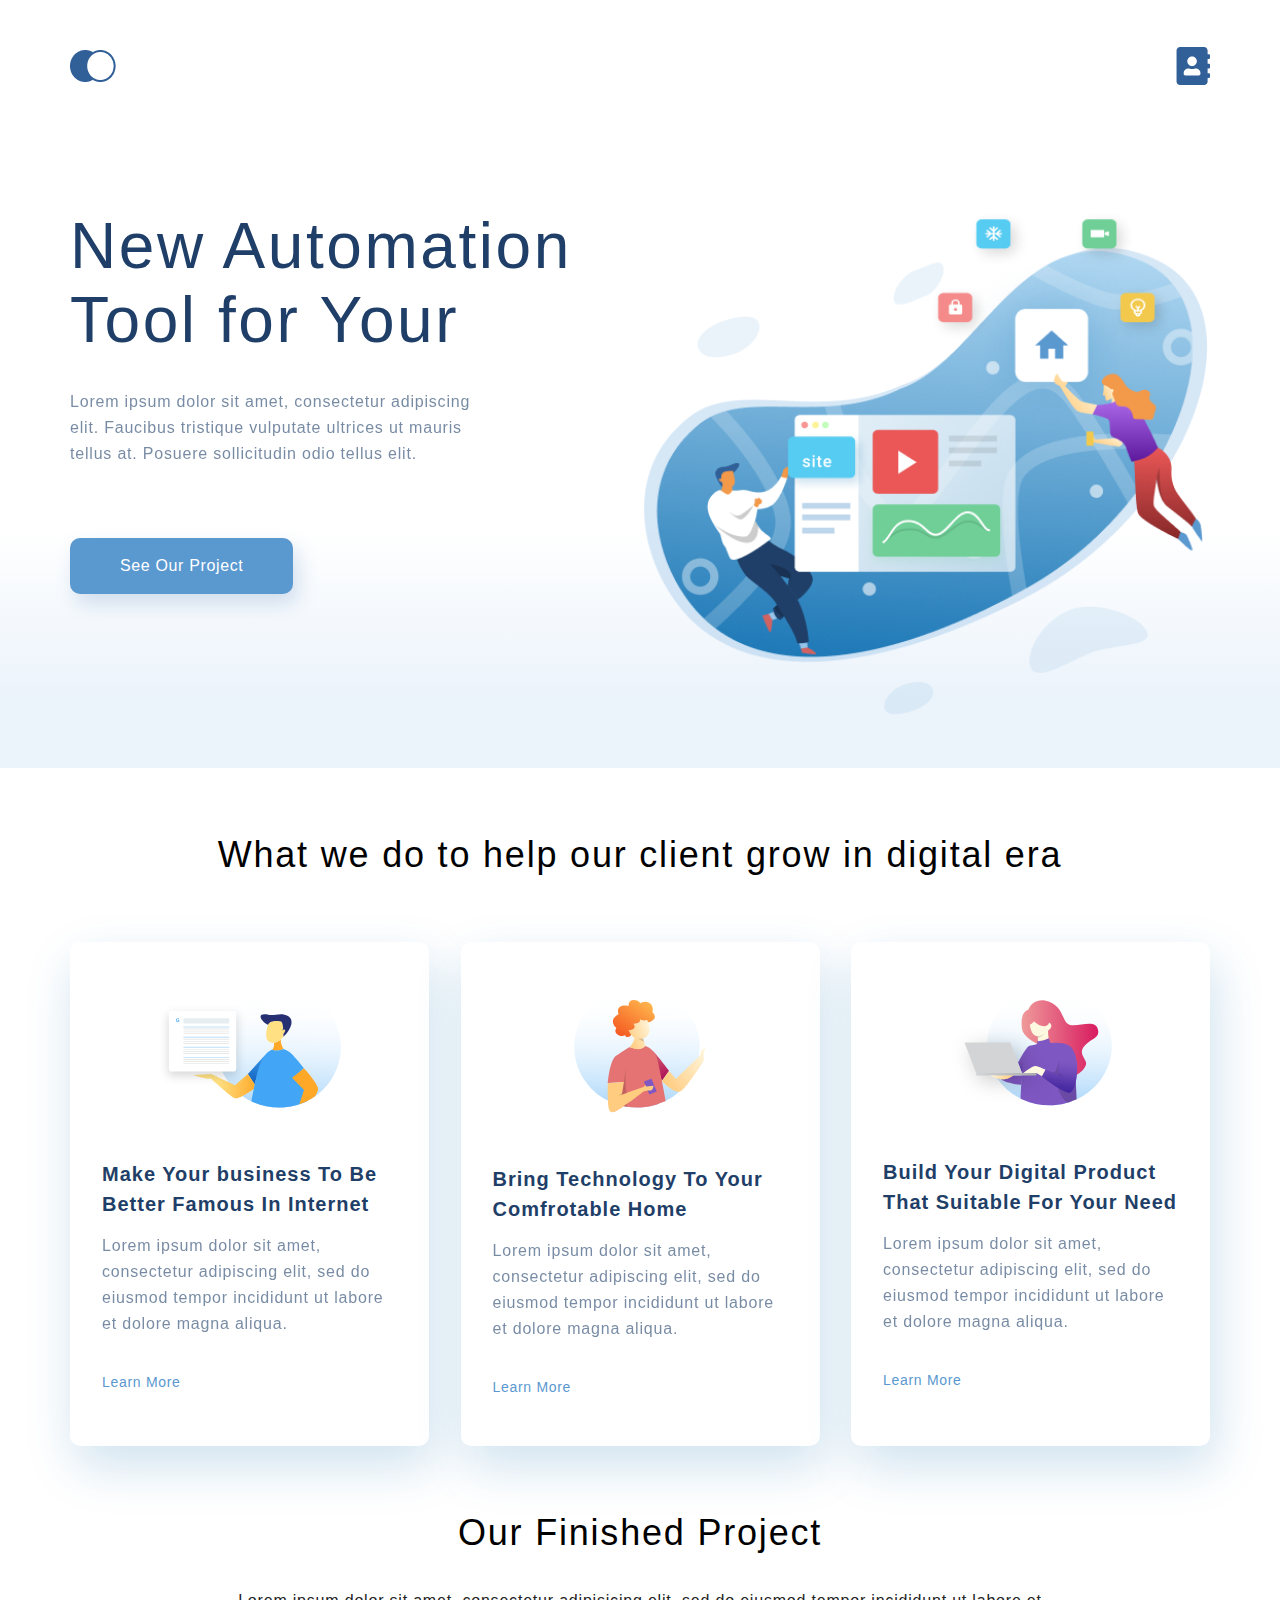
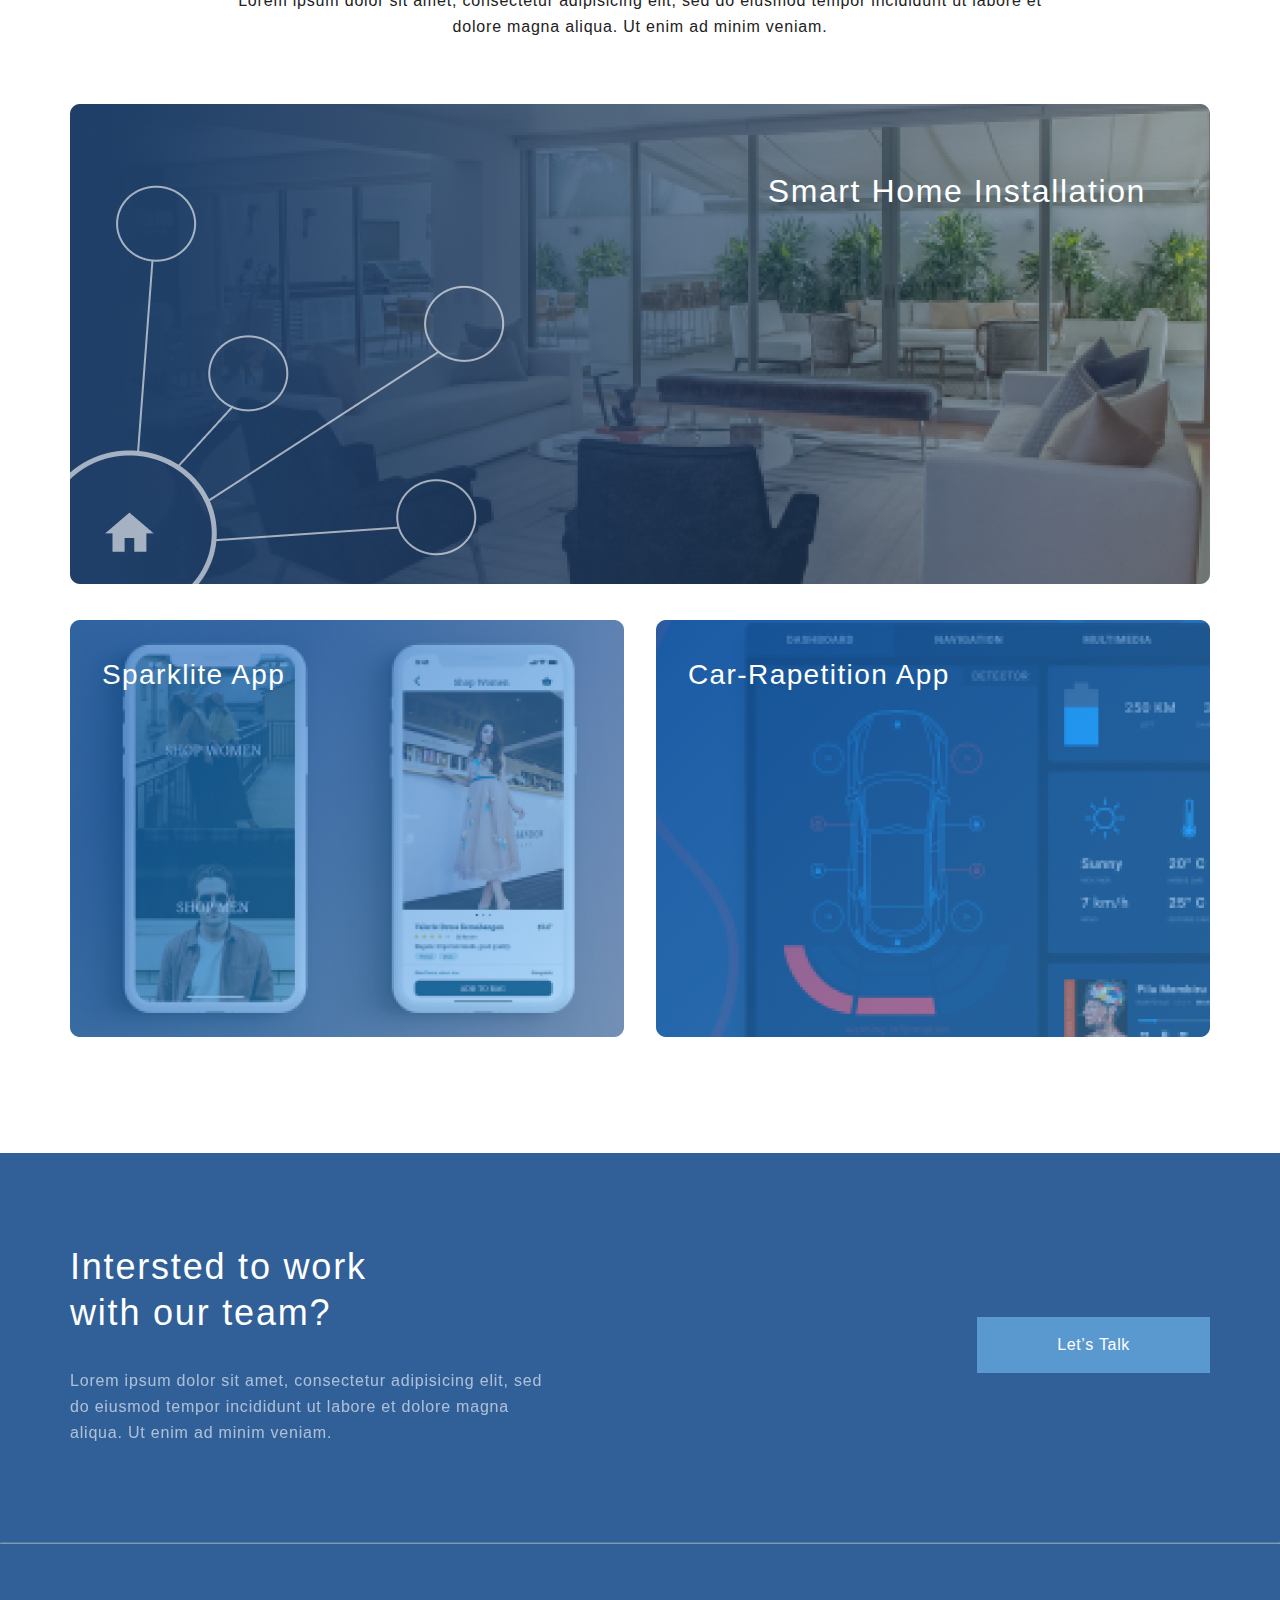
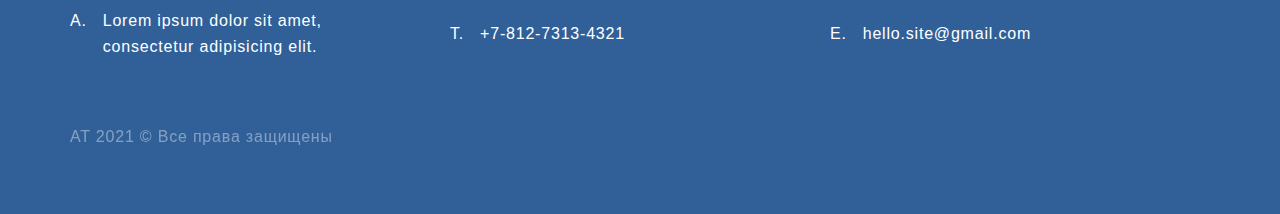
<file: Landing/index.html>
<!DOCTYPE html>
<html lang="en">

<head>
    <meta charset="UTF-8">
    <meta http-equiv="X-UA-Compatible" content="IE=edge">
    <meta name="viewport" content="width=device-width, initial-scale=1.0">
    <title>Главная</title>
    <link rel="stylesheet" href="style.css">
</head>

<body>

    <div class="top">
        <div class="container top-box">
            <div class="header">
                <div class="menu">
                    <div class="menu-list">
                        <a href="#" class="menu-link"><img src="img/logo.png" alt="logo"></a>
                    </div>
                    <div class="menu-list">
                        <a href="contacts.html" class="menu-link"><img src="img/Vector.svg" alt="contacts"></a>
                    </div>
                </div>
            </div>
            <div class="top-info">
                <h1 class="top__heading">New Automation Tool for Your</h1>
                <p class="text top-text">Lorem ipsum dolor sit amet, consectetur adipiscing elit. Faucibus tristique
                    vulputate
                    ultrices ut mauris tellus at.
                    Posuere sollicitudin odio tellus elit.</p>
                <a href="#" class="top__button">See Our Project</a>
            </div>
        </div>
    </div>

    <div class="clients container">
        <h3 class="heading">What we do to help our client grow in digital era</h3>
        <div class="cards">
            <div class="card__item">
                <img src="img/card-1.svg" alt="card-1" class="card__img">
                <h4 class="card__heading">Make Your business To Be
                    Better Famous In Internet</h4>
                <p class="card__text">Lorem ipsum dolor sit amet, consectetur adipiscing elit, sed do eiusmod tempor
                    incididunt ut labore et dolore magna
                    aliqua.</p>
                <a href="#" class="card__link">Learn More</a>
            </div>
            <div class="card__item">
                <img src="img/card-2.svg" alt="card-2" class="card__img">
                <h4 class="card__heading">Bring Technology To Your
                    Comfrotable Home</h4>
                <p class="card__text">Lorem ipsum dolor sit amet, consectetur adipiscing elit, sed do eiusmod tempor
                    incididunt ut
                    labore et dolore magna
                    aliqua.</p>
                <a href="#" class="card__link">Learn More</a>
            </div>
            <div class="card__item">
                <img src="img/card-3.svg" alt="card-3" class="card__img">
                <h4 class="card__heading">Build Your Digital Product That Suitable For Your Need</h4>
                <p class="card__text">Lorem ipsum dolor sit amet, consectetur adipiscing elit, sed do eiusmod tempor
                    incididunt ut
                    labore et dolore magna
                    aliqua.</p>
                <a href="#" class="card__link">Learn More</a>
            </div>
        </div>
    </div>

    <div class="project container">
        <h3 class="heading">Our Finished Project</h3>
        <p class="text project__text">Lorem ipsum dolor sit amet, consectetur adipisicing elit, sed do eiusmod tempor
            incididunt ut labore et dolore magna
            aliqua. Ut enim ad minim veniam.</p>
        <div class="project__item">
            <img class="project__img" src="img/project-1.png" alt="project">
            <p class="project__item-text">Smart Home Installation</p>
        </div>
        <div class="project__parent">
            <div class="project__item project__item-1">
                <img class="project__img" src="img/project-2.png" alt="ptoject">
                <p class="project__item-text project__mini-text">Sparklite App</p>
            </div>
            <div class="project__item project__item-2">
                <img class="project__img" src="img/project-3.png" alt="project">
                <p class="project__item-text project__mini-text">Car-Rapetition App</p>
            </div>
        </div>
    </div>

    <div class="footer">
        <div class="footer-top container">
            <div class="footer-content">
                <h3 class="heading footer__heading">Intersted to work
                    with our team?</h3>
                <p class="text footer__text">Lorem ipsum dolor sit amet, consectetur adipisicing elit, sed do eiusmod
                    tempor
                    incididunt ut labore et dolore magna
                    aliqua. Ut enim ad minim veniam.</p>
            </div>
            <a href="#" class="footer__button">Let’s&nbspTalk</a>
        </div>
        <hr class="footer-line">
        <div class="footer-bottom container">
            <ul class="footer__list">
                <li class="list__item">Lorem ipsum dolor sit amet, consectetur adipisicing elit.</li>
                <li class="list__item">+7-812-7313-4321</li>
                <li class="list__item">hello.site@gmail.com</li>
            </ul>
            <div class="footer-copyright">
                <p>AT 2021 &copy; Все права защищены</p>
            </div>
        </div>

    </div>
</body>

</html>
</file>
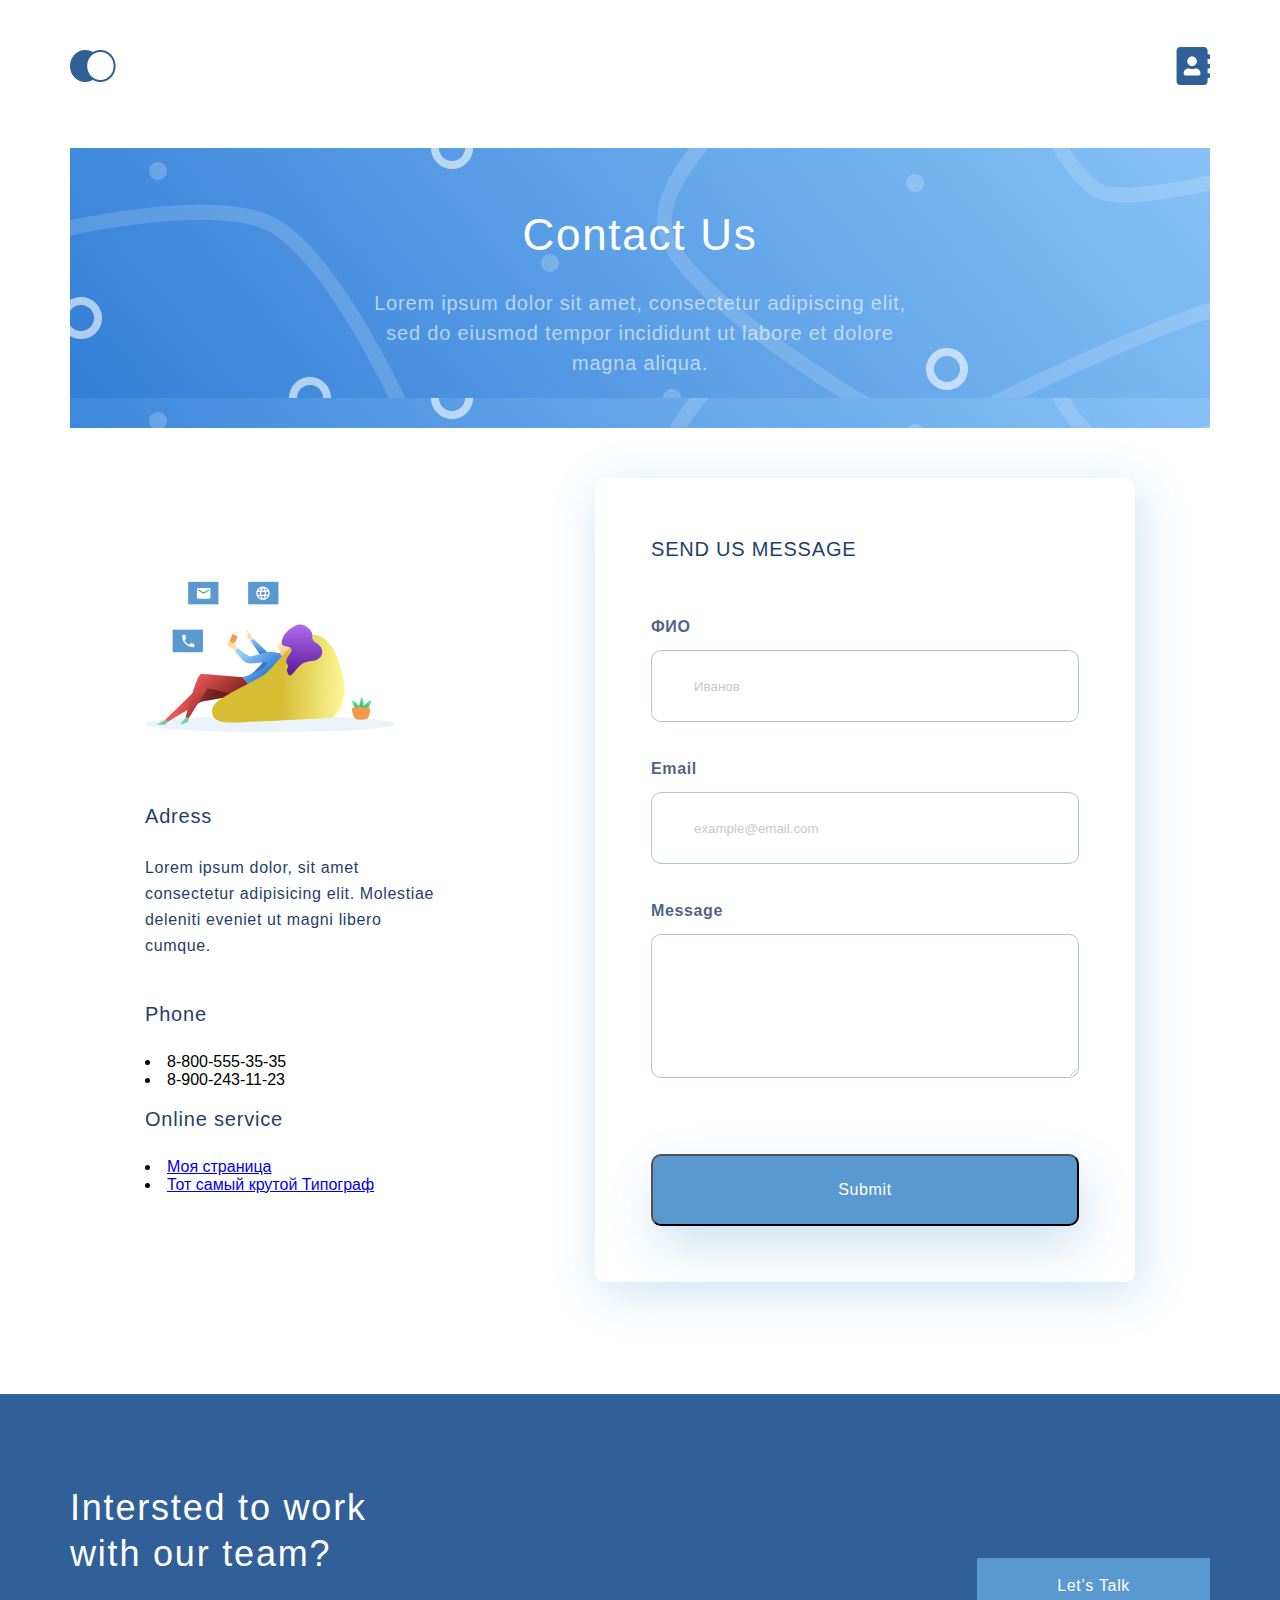
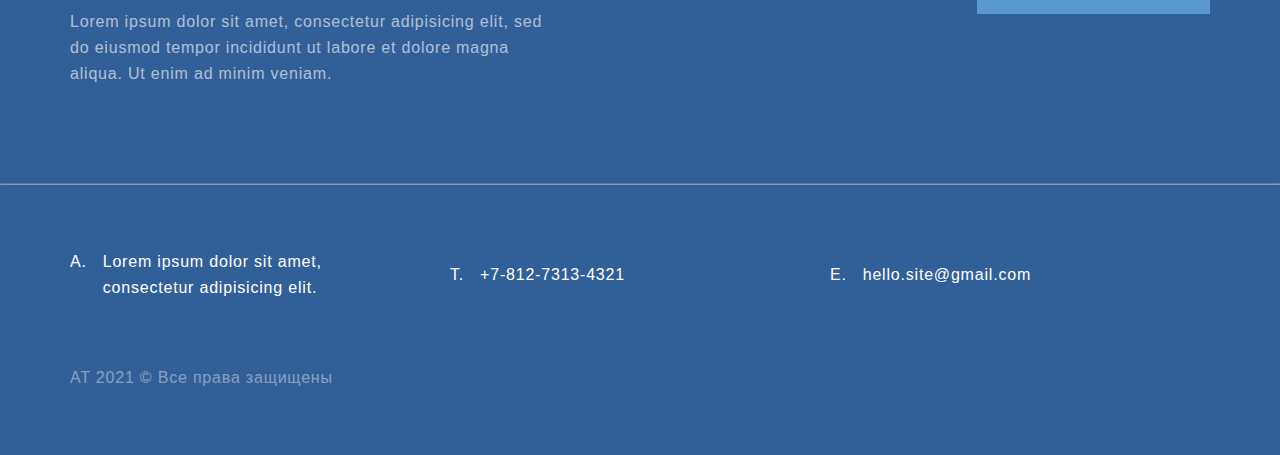
<file: Landing/contacts.html>
<!DOCTYPE html>
<html lang="en">

<head>
    <meta charset="UTF-8">
    <meta http-equiv="X-UA-Compatible" content="IE=edge">
    <meta name="viewport" content="width=device-width, initial-scale=1.0">
    <title>Контакты</title>
    <link rel="stylesheet" href="style.css">
</head>

<body>
    <div class="header container">
        <div class="menu">
            <div class="menu-list">
                <a href="index.html" class="menu-link"><img src="img/logo.png" alt="logo"></a>
            </div>
            <div class="menu-list">
                <a href="contacts.html" class="menu-link"><img src="img/Vector.svg" alt="contacts"></a>
            </div>
        </div>
        <div class="contact__content">
            <h1 class="contact__heading">Contact Us</h1>
            <p class="contact-text">Lorem ipsum dolor sit amet, consectetur adipiscing elit, sed do eiusmod tempor
                incididunt ut labore et dolore magna
                aliqua.</p>
        </div>
    </div>

    <div class="contact container">
        <div class="about-us">
            <div class="about-us block">
                <img class="phone-icon" src="img/cpntact-img.svg" alt="Contact img">
            </div>
            <div class="about-us block">
                <h4 class="about-us__heding">Adress</h4>
                <p class="about-us__text">Lorem ipsum dolor, sit amet consectetur adipisicing elit. Molestiae
                    deleniti
                    eveniet ut magni libero cumque.</p>
            </div>
            <div class="about-us block">
                <h4 class="about-us__heding">Phone</h4>
                <ul class="list phones">
                    <li>8-800-555-35-35</li>
                    <li>8-900-243-11-23</li>
                </ul>
            </div>
            <div class="about-us block">
                <h4 class="about-us__heding">Online service</h4>
                <ul class="list links">
                    <li><a href="https://vk.com/blankbuffoon" target="_blank">Моя страница</a></li>
                    <li><a href="https://www.artlebedev.ru/typograf" target="_blank">Тот самый крутой Типограф</a>
                    </li>
                </ul>
            </div>
        </div>
        <div class="contact-form">
            <h4 class="about-us__heding form__heading">SEND US MESSAGE</h4>
            <form action="#">
                <h4 class="form__text">ФИО</h4><input class="form-input" type="text" placeholder="Иванов"><br>
                <h4 class="form__text">Email</h4><input class="form-input" type="email"
                    placeholder="example@email.com"><br>
                <h4 class="form__text">Message</h4><textarea class="form__textarea"></textarea><br>
                <button class="form-button" type="submit">Submit</button>
            </form>
        </div>
    </div>

    <div class="map container">
        <script type="text/javascript" charset="utf-8" async
            src="https://api-maps.yandex.ru/services/constructor/1.0/js/?um=constructor%3A3f696913af165cbf0adb325953fd0e28dc403fd907780092bb31a97b05436bb7&amp;width=100%25&amp;height=400&amp;lang=ru_RU&amp;scroll=true"></script>
    </div>

    <div class="footer">
        <div class="footer-top container">
            <div class="footer-content">
                <h3 class="heading footer__heading">Intersted to work
                    with our team?</h3>
                <p class="text footer__text">Lorem ipsum dolor sit amet, consectetur adipisicing elit, sed do eiusmod
                    tempor
                    incididunt ut labore et dolore magna
                    aliqua. Ut enim ad minim veniam.</p>
            </div>
            <a href="#" class="footer__button">Let’s&nbspTalk</a>
        </div>
        <hr class="footer-line">
        <div class="footer-bottom container">
            <ul class="footer__list">
                <li class="list__item">Lorem ipsum dolor sit amet, consectetur adipisicing elit.</li>
                <li class="list__item">+7-812-7313-4321</li>
                <li class="list__item">hello.site@gmail.com</li>
            </ul>
            <div class="footer-copyright">
                <p>AT 2021 &copy; Все права защищены</p>
            </div>
        </div>

    </div>
</body>

</html>
</file>
<file: Landing/style.css>
* {
  margin: 0;
  padding: 0;
}

body {
  font-family: sans-serif;
}

.top {
  background: -webkit-gradient(linear, left bottom, left top, color-stop(8.84%, #EBF3FB), color-stop(31.12%, rgba(152, 195, 232, 0)));
  background: linear-gradient(0deg, #EBF3FB 8.84%, rgba(152, 195, 232, 0) 31.12%);
}

.top-info {
  padding-top: 115px;
  -webkit-box-flex: 1;
      -ms-flex-positive: 1;
          flex-grow: 1;
}

.container {
  max-width: 1140px;
  margin: 0 auto;
}

.top-box {
  min-height: 768px;
  display: -webkit-box;
  display: -ms-flexbox;
  display: flex;
  -webkit-box-orient: vertical;
  -webkit-box-direction: normal;
      -ms-flex-direction: column;
          flex-direction: column;
  height: 100%;
  background-image: url(img/top__bg.png);
  background-repeat: no-repeat;
  background-size: 50%;
  background-position: right 80%;
}

.header {
  padding-top: 42px;
}

.menu {
  -webkit-box-align: center;
      -ms-flex-align: center;
          align-items: center;
  display: -webkit-box;
  display: -ms-flexbox;
  display: flex;
  -webkit-box-pack: justify;
      -ms-flex-pack: justify;
          justify-content: space-between;
  align-items: center;
}

.top__heading {
  width: 504px;
  font-weight: 300;
  font-size: 64px;
  line-height: 74px;
  letter-spacing: 0.04em;
  color: #1F3F68;
  margin-bottom: 32px;
}

.text {
  font-size: 16px;
  line-height: 26px;
  letter-spacing: 0.05em;
  color: #1F3F68;
  opacity: 0.6;
}

.top-text {
  width: 425px;
}

.top__button {
  font-size: 16px;
  line-height: 26px;
  text-align: center;
  letter-spacing: 0.04em;
  color: #ffffff;
  background: #5A98D0;
  -webkit-box-shadow: 5px 10px 20px rgba(53, 110, 173, 0.2);
          box-shadow: 5px 10px 20px rgba(53, 110, 173, 0.2);
  border-radius: 10px;
  text-decoration: none;
  padding: 15px 50px;
  display: inline-block;
  margin-top: 71px;
}

.clients {
  padding-top: 64px;
}

.heading {
  font-weight: 300;
  font-size: 36px;
  line-height: 46px;
  text-align: center;
  letter-spacing: 0.05em;
  color: #000000;
}

.cards {
  padding-top: 64px;
  display: -webkit-box;
  display: -ms-flexbox;
  display: flex;
  -webkit-box-pack: justify;
      -ms-flex-pack: justify;
          justify-content: space-between;
  -ms-flex-wrap: wrap;
      flex-wrap: wrap;
  padding-bottom: 64px;
}

.card__img {
  -ms-flex-item-align: center;
      -ms-grid-row-align: center;
      align-self: center;
  padding-bottom: 51px;
}

.card__item {
  display: -webkit-box;
  display: -ms-flexbox;
  display: flex;
  -webkit-box-orient: vertical;
  -webkit-box-direction: normal;
      -ms-flex-direction: column;
          flex-direction: column;
  width: 359px;
  background: #FFFFFF;
  -webkit-box-shadow: 5px 20px 50px rgba(16, 112, 177, 0.2);
          box-shadow: 5px 20px 50px rgba(16, 112, 177, 0.2);
  border-radius: 10px;
  padding: 44px 32px;
  -webkit-box-sizing: border-box;
          box-sizing: border-box;
}

.card__heading {
  margin-bottom: 14px;
  font-size: 20px;
  line-height: 30px;
  letter-spacing: 0.05em;
  color: #1F3F68;
}

.card__text {
  font-size: 16px;
  line-height: 26px;
  letter-spacing: 0.05em;
  color: #1F3F68;
  opacity: 0.6;
  padding-bottom: 30px;
}

.card__link {
  font-size: 14px;
  line-height: 30px;
  letter-spacing: 0.05em;
  color: #5A98D0;
  text-decoration: none;
}

.project {
  padding-bottom: 112px;
}

.project__text {
  width: 75%;
  font-size: 16px;
  line-height: 26px;
  text-align: center;
  letter-spacing: 0.05em;
  color: #222222;
  opacity: 1;
  margin: 32px auto 64px;
}

.project__item {
  position: relative;
}

.project__img {
  width: 100%;
}

.project__item-text {
  position: absolute;
  top: 64px;
  right: 64px;
  font-size: 32px;
  line-height: 46px;
  text-align: right;
  letter-spacing: 0.05em;
  color: #FFFFFF;
}

.project__parent {
  display: -webkit-box;
  display: -ms-flexbox;
  display: flex;
  -webkit-box-pack: justify;
      -ms-flex-pack: justify;
          justify-content: space-between;
  margin-top: 32px;
}

.project__mini-text {
  text-align: left;
  right: 0;
  top: 32px;
  left: 32px;
  font-size: 28px;
}

.project__item {
  -webkit-box-flex: 1;
      -ms-flex-positive: 1;
          flex-grow: 1;
}

.project__item-1 {
  margin-right: 32px;
}

.footer {
  padding-top: 91px;
  padding-bottom: 64px;
  background-color: #316099;
}

.footer-top {
  display: -webkit-box;
  display: -ms-flexbox;
  display: flex;
  -webkit-box-pack: justify;
      -ms-flex-pack: justify;
          justify-content: space-between;
  padding-bottom: 96px;
}

.footer__heading {
  max-width: 340px;
  color: #FFFFFF;
  text-align: left;
  margin-bottom: 32px;
}

.footer__text {
  max-width: 495px;
  color: #FFFFFF;
  opacity: 0.6;
}

.footer__button__block {
  display: -webkit-box;
  display: -ms-flexbox;
  display: flex;
  -webkit-box-align: center;
      -ms-flex-align: center;
          align-items: center;
}

.footer__button {
  -ms-flex-item-align: center;
      -ms-grid-row-align: center;
      align-self: center;
  font-size: 16px;
  line-height: 26px;
  text-align: center;
  letter-spacing: 0.04em;
  color: #FFFFFF;
  padding: 15px 80px;
  background: #5A98D0;
  text-decoration: none;
}

.footer-line {
  opacity: 0.4;
}

.footer__list {
  display: -webkit-box;
  display: -ms-flexbox;
  display: flex;
  padding-top: 64px;
  -webkit-box-pack: justify;
      -ms-flex-pack: justify;
          justify-content: space-between;
  -webkit-box-align: center;
      -ms-flex-align: center;
          align-items: center;
}

.list__item {
  font-size: 16px;
  line-height: 26px;
  letter-spacing: 0.05em;
  color: #FFFFFF;
  list-style-type: none;
  display: -webkit-box;
  display: -ms-flexbox;
  display: flex;
  -webkit-box-flex: 1;
      -ms-flex-positive: 1;
          flex-grow: 1;
  -ms-flex-preferred-size: 33.3333%;
      flex-basis: 33.3333%;
  margin-right: 32px;
}

.list__item:first-child::before {
  display: block;
  margin-right: 16px;
  content: 'A. ';
}

.list__item:nth-of-type(2)::before {
  display: block;
  margin-right: 16px;
  content: 'T. ';
}

.list__item:last-child::before {
  display: block;
  margin-right: 16px;
  content: 'E. ';
}

.footer-copyright {
  padding-top: 64px;
  font-size: 16px;
  line-height: 26px;
  letter-spacing: 0.05em;
  color: #FFFFFF;
  opacity: 0.4;
}

/* contacts */
.contact__content {
  display: -webkit-box;
  display: -ms-flexbox;
  display: flex;
  -webkit-box-orient: vertical;
  -webkit-box-direction: normal;
      -ms-flex-direction: column;
          flex-direction: column;
  -webkit-box-pack: center;
      -ms-flex-pack: center;
          justify-content: center;
  -webkit-box-align: center;
      -ms-flex-align: center;
          align-items: center;
  margin-top: 54px;
  padding-top: 50px;
  padding-bottom: 50px;
  background-image: url(img/contact-us-bg.png);
}

.contact__heading {
  font-weight: 500;
  font-size: 44px;
  line-height: 74px;
  text-align: center;
  letter-spacing: 0.04em;
  color: #FFFFFF;
  margin-bottom: 16px;
}

.contact-text {
  width: 50%;
  font-size: 20px;
  line-height: 30px;
  text-align: center;
  letter-spacing: 0.04em;
  color: rgba(255, 255, 255, 0.6);
}

.contact {
  display: -webkit-box;
  display: -ms-flexbox;
  display: flex;
  -ms-flex-wrap: wrap;
      flex-wrap: wrap;
  -ms-flex-pack: distribute;
      justify-content: space-around;
  margin-top: 50px;
  margin-bottom: 96px;
  -webkit-box-align: center;
      -ms-flex-align: center;
          align-items: center;
}

.about-us {
  margin-bottom: 20px;
  -ms-flex-preferred-size: 300px;
      flex-basis: 300px;
}

.block {
  margin-bottom: 15px;
}

.about-us__heding {
  margin-bottom: 24px;
  font-weight: 500;
  font-size: 20px;
  line-height: 30px;
  letter-spacing: 0.04em;
  color: #1F3F68;
}

.form__heading {
  margin-bottom: 48px;
}

.about-us__text {
  margin-bottom: 40px;
  font-weight: 300;
  font-size: 16px;
  line-height: 26px;
  letter-spacing: 0.04em;
  color: #1F3F68;
}

.form__text {
  font-size: 16px;
  line-height: 30px;
  letter-spacing: 0.04em;
  color: #1F3F68;
  opacity: 0.8;
  margin-bottom: 8px;
}

.list {
  list-style-position: inside;
}

.contact-form {
  display: -webkit-box;
  display: -ms-flexbox;
  display: flex;
  -webkit-box-orient: vertical;
  -webkit-box-direction: normal;
      -ms-flex-direction: column;
          flex-direction: column;
  -webkit-box-pack: justify;
      -ms-flex-pack: justify;
          justify-content: space-between;
  padding: 56px;
  background: #FFFFFF;
  -webkit-box-shadow: 5px 10px 50px rgba(16, 112, 177, 0.2);
          box-shadow: 5px 10px 50px rgba(16, 112, 177, 0.2);
  border-radius: 10px;
}

.form-input {
  margin-bottom: 32px;
  opacity: 0.4;
  border: 1px solid #356EAD;
  -webkit-box-sizing: border-box;
          box-sizing: border-box;
  border-radius: 10px;
  width: 428px;
  height: 72px;
  padding-left: 42px;
}

.form__textarea {
  width: 428px;
  height: 144px;
  opacity: 0.4;
  border: 1px solid #356EAD;
  -webkit-box-sizing: border-box;
          box-sizing: border-box;
  border-radius: 10px;
  margin-bottom: 72px;
}

.form-button {
  font-weight: 500;
  font-size: 16px;
  line-height: 26px;
  text-align: center;
  letter-spacing: 0.04em;
  color: #FFFFFF;
  background: #5A98D0;
  -webkit-box-shadow: 5px 20px 50px rgba(16, 112, 177, 0.2);
          box-shadow: 5px 20px 50px rgba(16, 112, 177, 0.2);
  border-radius: 10px;
  width: 428px;
  height: 72px;
}

.phone-icon {
  -webkit-box-align: center;
      -ms-flex-align: center;
          align-items: center;
  width: 250px;
  height: 250px;
}

.map {
  margin-bottom: 112px;
}

/* Adaptive */
@media (max-width: 1024px) {
  .container {
    padding-left: 32px;
    padding-right: 32px;
  }
  .top-box {
    background-position: right 75%;
  }
  .cards {
    -webkit-box-orient: vertical;
    -webkit-box-direction: normal;
        -ms-flex-direction: column;
            flex-direction: column;
    -webkit-box-align: center;
        -ms-flex-align: center;
            align-items: center;
    -webkit-box-pack: center;
        -ms-flex-pack: center;
            justify-content: center;
  }
  .card__item {
    margin-bottom: 32px;
  }
  .footer {
    padding: 47px 0 64px 0;
  }
  .footer-top {
    padding: 0 124px 64px;
  }
  .footer-bottom {
    padding: 0 124px;
  }
  .footer__text {
    width: 336px;
  }
  .footer__button {
    font-size: 16px;
    padding: 8px 30px;
    line-height: 26px;
    text-align: center;
    letter-spacing: 0.04em;
    color: #FFFFFF;
  }
  .footer__list {
    -webkit-box-orient: vertical;
    -webkit-box-direction: normal;
        -ms-flex-direction: column;
            flex-direction: column;
    -webkit-box-align: start;
        -ms-flex-align: start;
            align-items: start;
  }
  .list__item {
    margin-bottom: 24px;
  }
  .list__item:first-child::before {
    display: block;
    margin-right: 25px;
    content: 'A. ';
  }
  .list__item:nth-of-type(2)::before {
    display: block;
    margin-right: 25px;
    content: 'T. ';
  }
  .list__item:last-child::before {
    display: block;
    margin-right: 25px;
    content: 'E. ';
  }
  .contact {
    margin-bottom: 64px;
  }
  .map {
    margin-bottom: 64px;
  }
}

@media (max-width: 667px) {
  .header {
    padding-top: 24px;
  }
  .heading {
    font-weight: 300;
    font-size: 24px;
    line-height: 28px;
    text-align: center;
    color: #000000;
  }
  .top {
    padding-bottom: 41px;
    -webkit-box-sizing: border-box;
            box-sizing: border-box;
  }
  .top-box {
    min-height: 376px;
  }
  .top-info {
    display: -webkit-box;
    display: -ms-flexbox;
    display: flex;
    -webkit-box-orient: vertical;
    -webkit-box-direction: normal;
        -ms-flex-direction: column;
            flex-direction: column;
    -webkit-box-align: center;
        -ms-flex-align: center;
            align-items: center;
    padding-top: 36px;
  }
  .top-box {
    background-image: none;
  }
  .top__heading {
    font-weight: 300;
    font-size: 32px;
    line-height: 37px;
    text-align: center;
    letter-spacing: 0.04em;
    color: #1F3F68;
    margin-bottom: 12px;
    width: 100%;
  }
  .top-text {
    text-align: center;
    width: 100%;
  }
  .top__button {
    background: #5A98D0;
    -webkit-box-shadow: 5px 10px 20px rgba(53, 110, 173, 0.2);
            box-shadow: 5px 10px 20px rgba(53, 110, 173, 0.2);
    border-radius: 10px;
    padding: 4px 12px;
    margin-top: 32px;
  }
  .cards {
    padding-top: 32px;
  }
  .card__item {
    width: 100%;
  }
  .clients {
    padding-top: 48px;
  }
  .project {
    padding-bottom: 64px;
  }
  .project__text {
    width: 100%;
  }
  .project__parent {
    -webkit-box-orient: vertical;
    -webkit-box-direction: normal;
        -ms-flex-direction: column;
            flex-direction: column;
    margin-top: 0;
  }
  .project__item {
    margin-bottom: 16px;
  }
  .project__item-1 {
    margin-right: 0;
  }
  .project__item-text {
    top: 16px;
    right: 16px;
    font-size: 16px;
    line-height: 19px;
    text-align: right;
    color: #FFFFFF;
  }
  .project__mini-text {
    text-align: left;
    right: 0;
    font-size: 16px;
    line-height: 19px;
    color: #FFFFFF;
  }
  .footer {
    padding: 18px 0 32px 0;
  }
  .footer-top {
    display: -webkit-box;
    display: -ms-flexbox;
    display: flex;
    -webkit-box-orient: vertical;
    -webkit-box-direction: normal;
        -ms-flex-direction: column;
            flex-direction: column;
    -webkit-box-align: center;
        -ms-flex-align: center;
            align-items: center;
    padding-bottom: 40px;
  }
  .footer-bottom {
    padding-top: 32px;
    padding-left: 16px;
    padding-right: 16px;
  }
  .footer__heading {
    font-size: 24px;
    line-height: 28px;
    text-align: center;
    color: #FFFFFF;
  }
  .footer__text {
    text-align: center;
    margin-bottom: 40px;
  }
  .footer__button {
    font-size: 16px;
    padding: 8px 30px;
    line-height: 26px;
    text-align: center;
    letter-spacing: 0.04em;
    color: #FFFFFF;
  }
  .footer__list {
    padding-top: 0;
    -webkit-box-orient: vertical;
    -webkit-box-direction: normal;
        -ms-flex-direction: column;
            flex-direction: column;
    -webkit-box-align: start;
        -ms-flex-align: start;
            align-items: start;
  }
  .list__item {
    margin-bottom: 16px;
  }
  .contact {
    padding: 0 36px;
    margin-bottom: 32px;
  }
  .contact-text {
    width: 100%;
  }
  .contact-form {
    padding-right: 36px;
    padding-left: 36px;
  }
  .form__heading {
    font-weight: 500;
    font-size: 16px;
    line-height: 30px;
    letter-spacing: 0.04em;
    color: #1F3F68;
  }
  .form__text {
    font-size: 14px;
    line-height: 30px;
    letter-spacing: 0.04em;
    color: #1F3F68;
    opacity: 0.8;
    margin-bottom: 5px;
  }
  .form-input {
    width: 270px;
    height: 46px;
  }
  .form__textarea {
    width: 270px;
    height: 92px;
  }
  .form-button {
    width: 270px;
    height: 46px;
  }
  .footer-copyright {
    padding-top: 32px;
  }
}

* {
  margin: 0;
  padding: 0;
}

body {
  font-family: sans-serif;
}

.top {
  background: -webkit-gradient(linear, left bottom, left top, color-stop(8.84%, #EBF3FB), color-stop(31.12%, rgba(152, 195, 232, 0)));
  background: linear-gradient(0deg, #EBF3FB 8.84%, rgba(152, 195, 232, 0) 31.12%);
}

.top-info {
  padding-top: 115px;
  -webkit-box-flex: 1;
      -ms-flex-positive: 1;
          flex-grow: 1;
}

.container {
  max-width: 1140px;
  margin: 0 auto;
}

.top-box {
  min-height: 768px;
  display: -webkit-box;
  display: -ms-flexbox;
  display: flex;
  -webkit-box-orient: vertical;
  -webkit-box-direction: normal;
      -ms-flex-direction: column;
          flex-direction: column;
  height: 100%;
  background-image: url(img/top__bg.png);
  background-repeat: no-repeat;
  background-size: 50%;
  background-position: right 80%;
}

.header {
  padding-top: 42px;
}

.menu {
  -webkit-box-align: center;
      -ms-flex-align: center;
          align-items: center;
  display: -webkit-box;
  display: -ms-flexbox;
  display: flex;
  -webkit-box-pack: justify;
      -ms-flex-pack: justify;
          justify-content: space-between;
  align-items: center;
}

.top__heading {
  width: 504px;
  font-weight: 300;
  font-size: 64px;
  line-height: 74px;
  letter-spacing: 0.04em;
  color: #1F3F68;
  margin-bottom: 32px;
}

.text {
  font-size: 16px;
  line-height: 26px;
  letter-spacing: 0.05em;
  color: #1F3F68;
  opacity: 0.6;
}

.top-text {
  width: 425px;
}

.top__button {
  font-size: 16px;
  line-height: 26px;
  text-align: center;
  letter-spacing: 0.04em;
  color: #ffffff;
  background: #5A98D0;
  -webkit-box-shadow: 5px 10px 20px rgba(53, 110, 173, 0.2);
          box-shadow: 5px 10px 20px rgba(53, 110, 173, 0.2);
  border-radius: 10px;
  text-decoration: none;
  padding: 15px 50px;
  display: inline-block;
  margin-top: 71px;
}

.clients {
  padding-top: 64px;
}

.heading {
  font-weight: 300;
  font-size: 36px;
  line-height: 46px;
  text-align: center;
  letter-spacing: 0.05em;
  color: #000000;
}

.cards {
  padding-top: 64px;
  display: -webkit-box;
  display: -ms-flexbox;
  display: flex;
  -webkit-box-pack: justify;
      -ms-flex-pack: justify;
          justify-content: space-between;
  -ms-flex-wrap: wrap;
      flex-wrap: wrap;
  padding-bottom: 64px;
}

.card__img {
  -ms-flex-item-align: center;
      -ms-grid-row-align: center;
      align-self: center;
  padding-bottom: 51px;
}

.card__item {
  display: -webkit-box;
  display: -ms-flexbox;
  display: flex;
  -webkit-box-orient: vertical;
  -webkit-box-direction: normal;
      -ms-flex-direction: column;
          flex-direction: column;
  width: 359px;
  background: #FFFFFF;
  -webkit-box-shadow: 5px 20px 50px rgba(16, 112, 177, 0.2);
          box-shadow: 5px 20px 50px rgba(16, 112, 177, 0.2);
  border-radius: 10px;
  padding: 44px 32px;
  -webkit-box-sizing: border-box;
          box-sizing: border-box;
}

.card__heading {
  margin-bottom: 14px;
  font-size: 20px;
  line-height: 30px;
  letter-spacing: 0.05em;
  color: #1F3F68;
}

.card__text {
  font-size: 16px;
  line-height: 26px;
  letter-spacing: 0.05em;
  color: #1F3F68;
  opacity: 0.6;
  padding-bottom: 30px;
}

.card__link {
  font-size: 14px;
  line-height: 30px;
  letter-spacing: 0.05em;
  color: #5A98D0;
  text-decoration: none;
}

.project {
  padding-bottom: 112px;
}

.project__text {
  width: 75%;
  font-size: 16px;
  line-height: 26px;
  text-align: center;
  letter-spacing: 0.05em;
  color: #222222;
  opacity: 1;
  margin: 32px auto 64px;
}

.project__item {
  position: relative;
}

.project__img {
  width: 100%;
}

.project__item-text {
  position: absolute;
  top: 64px;
  right: 64px;
  font-size: 32px;
  line-height: 46px;
  text-align: right;
  letter-spacing: 0.05em;
  color: #FFFFFF;
}

.project__parent {
  display: -webkit-box;
  display: -ms-flexbox;
  display: flex;
  -webkit-box-pack: justify;
      -ms-flex-pack: justify;
          justify-content: space-between;
  margin-top: 32px;
}

.project__mini-text {
  text-align: left;
  right: 0;
  top: 32px;
  left: 32px;
  font-size: 28px;
}

.project__item {
  -webkit-box-flex: 1;
      -ms-flex-positive: 1;
          flex-grow: 1;
}

.project__item-1 {
  margin-right: 32px;
}

.footer {
  padding-top: 91px;
  padding-bottom: 64px;
  background-color: #316099;
}

.footer-top {
  display: -webkit-box;
  display: -ms-flexbox;
  display: flex;
  -webkit-box-pack: justify;
      -ms-flex-pack: justify;
          justify-content: space-between;
  padding-bottom: 96px;
}

.footer__heading {
  max-width: 340px;
  color: #FFFFFF;
  text-align: left;
  margin-bottom: 32px;
}

.footer__text {
  max-width: 495px;
  color: #FFFFFF;
  opacity: 0.6;
}

.footer__button__block {
  display: -webkit-box;
  display: -ms-flexbox;
  display: flex;
  -webkit-box-align: center;
      -ms-flex-align: center;
          align-items: center;
}

.footer__button {
  -ms-flex-item-align: center;
      -ms-grid-row-align: center;
      align-self: center;
  font-size: 16px;
  line-height: 26px;
  text-align: center;
  letter-spacing: 0.04em;
  color: #FFFFFF;
  padding: 15px 80px;
  background: #5A98D0;
  text-decoration: none;
}

.footer-line {
  opacity: 0.4;
}

.footer__list {
  display: -webkit-box;
  display: -ms-flexbox;
  display: flex;
  padding-top: 64px;
  -webkit-box-pack: justify;
      -ms-flex-pack: justify;
          justify-content: space-between;
  -webkit-box-align: center;
      -ms-flex-align: center;
          align-items: center;
}

.list__item {
  font-size: 16px;
  line-height: 26px;
  letter-spacing: 0.05em;
  color: #FFFFFF;
  list-style-type: none;
  display: -webkit-box;
  display: -ms-flexbox;
  display: flex;
  -webkit-box-flex: 1;
      -ms-flex-positive: 1;
          flex-grow: 1;
  -ms-flex-preferred-size: 33.3333%;
      flex-basis: 33.3333%;
  margin-right: 32px;
}

.list__item:first-child::before {
  display: block;
  margin-right: 16px;
  content: 'A. ';
}

.list__item:nth-of-type(2)::before {
  display: block;
  margin-right: 16px;
  content: 'T. ';
}

.list__item:last-child::before {
  display: block;
  margin-right: 16px;
  content: 'E. ';
}

.footer-copyright {
  padding-top: 64px;
  font-size: 16px;
  line-height: 26px;
  letter-spacing: 0.05em;
  color: #FFFFFF;
  opacity: 0.4;
}

/* contacts */
.contact__content {
  display: -webkit-box;
  display: -ms-flexbox;
  display: flex;
  -webkit-box-orient: vertical;
  -webkit-box-direction: normal;
      -ms-flex-direction: column;
          flex-direction: column;
  -webkit-box-pack: center;
      -ms-flex-pack: center;
          justify-content: center;
  -webkit-box-align: center;
      -ms-flex-align: center;
          align-items: center;
  margin-top: 54px;
  padding-top: 50px;
  padding-bottom: 50px;
  background-image: url(img/contact-us-bg.png);
}

.contact__heading {
  font-weight: 500;
  font-size: 44px;
  line-height: 74px;
  text-align: center;
  letter-spacing: 0.04em;
  color: #FFFFFF;
  margin-bottom: 16px;
}

.contact-text {
  width: 50%;
  font-size: 20px;
  line-height: 30px;
  text-align: center;
  letter-spacing: 0.04em;
  color: rgba(255, 255, 255, 0.6);
}

.contact {
  display: -webkit-box;
  display: -ms-flexbox;
  display: flex;
  -ms-flex-wrap: wrap;
      flex-wrap: wrap;
  -ms-flex-pack: distribute;
      justify-content: space-around;
  margin-top: 50px;
  margin-bottom: 96px;
  -webkit-box-align: center;
      -ms-flex-align: center;
          align-items: center;
}

.about-us {
  margin-bottom: 20px;
  -ms-flex-preferred-size: 300px;
      flex-basis: 300px;
}

.block {
  margin-bottom: 15px;
}

.about-us__heding {
  margin-bottom: 24px;
  font-weight: 500;
  font-size: 20px;
  line-height: 30px;
  letter-spacing: 0.04em;
  color: #1F3F68;
}

.form__heading {
  margin-bottom: 48px;
}

.about-us__text {
  margin-bottom: 40px;
  font-weight: 300;
  font-size: 16px;
  line-height: 26px;
  letter-spacing: 0.04em;
  color: #1F3F68;
}

.form__text {
  font-size: 16px;
  line-height: 30px;
  letter-spacing: 0.04em;
  color: #1F3F68;
  opacity: 0.8;
  margin-bottom: 8px;
}

.list {
  list-style-position: inside;
}

.contact-form {
  display: -webkit-box;
  display: -ms-flexbox;
  display: flex;
  -webkit-box-orient: vertical;
  -webkit-box-direction: normal;
      -ms-flex-direction: column;
          flex-direction: column;
  -webkit-box-pack: justify;
      -ms-flex-pack: justify;
          justify-content: space-between;
  padding: 56px;
  background: #FFFFFF;
  -webkit-box-shadow: 5px 10px 50px rgba(16, 112, 177, 0.2);
          box-shadow: 5px 10px 50px rgba(16, 112, 177, 0.2);
  border-radius: 10px;
}

.form-input {
  margin-bottom: 32px;
  opacity: 0.4;
  border: 1px solid #356EAD;
  -webkit-box-sizing: border-box;
          box-sizing: border-box;
  border-radius: 10px;
  width: 428px;
  height: 72px;
  padding-left: 42px;
}

.form__textarea {
  width: 428px;
  height: 144px;
  opacity: 0.4;
  border: 1px solid #356EAD;
  -webkit-box-sizing: border-box;
          box-sizing: border-box;
  border-radius: 10px;
  margin-bottom: 72px;
}

.form-button {
  font-weight: 500;
  font-size: 16px;
  line-height: 26px;
  text-align: center;
  letter-spacing: 0.04em;
  color: #FFFFFF;
  background: #5A98D0;
  -webkit-box-shadow: 5px 20px 50px rgba(16, 112, 177, 0.2);
          box-shadow: 5px 20px 50px rgba(16, 112, 177, 0.2);
  border-radius: 10px;
  width: 428px;
  height: 72px;
}

.phone-icon {
  -webkit-box-align: center;
      -ms-flex-align: center;
          align-items: center;
  width: 250px;
  height: 250px;
}

.map {
  margin-bottom: 112px;
}

/* Adaptive */
@media (max-width: 1024px) {
  .container {
    padding-left: 32px;
    padding-right: 32px;
  }
  .top-box {
    background-position: right 75%;
  }
  .cards {
    -webkit-box-orient: vertical;
    -webkit-box-direction: normal;
        -ms-flex-direction: column;
            flex-direction: column;
    -webkit-box-align: center;
        -ms-flex-align: center;
            align-items: center;
    -webkit-box-pack: center;
        -ms-flex-pack: center;
            justify-content: center;
  }
  .card__item {
    margin-bottom: 32px;
  }
  .footer {
    padding: 47px 0 64px 0;
  }
  .footer-top {
    padding: 0 124px 64px;
  }
  .footer-bottom {
    padding: 0 124px;
  }
  .footer__text {
    width: 336px;
  }
  .footer__button {
    font-size: 16px;
    padding: 8px 30px;
    line-height: 26px;
    text-align: center;
    letter-spacing: 0.04em;
    color: #FFFFFF;
  }
  .footer__list {
    -webkit-box-orient: vertical;
    -webkit-box-direction: normal;
        -ms-flex-direction: column;
            flex-direction: column;
    -webkit-box-align: start;
        -ms-flex-align: start;
            align-items: start;
  }
  .list__item {
    margin-bottom: 24px;
  }
  .list__item:first-child::before {
    display: block;
    margin-right: 25px;
    content: 'A. ';
  }
  .list__item:nth-of-type(2)::before {
    display: block;
    margin-right: 25px;
    content: 'T. ';
  }
  .list__item:last-child::before {
    display: block;
    margin-right: 25px;
    content: 'E. ';
  }
  .contact {
    margin-bottom: 64px;
  }
  .map {
    margin-bottom: 64px;
  }
}

@media (max-width: 667px) {
  .header {
    padding-top: 24px;
  }
  .heading {
    font-weight: 300;
    font-size: 24px;
    line-height: 28px;
    text-align: center;
    color: #000000;
  }
  .top {
    padding-bottom: 41px;
    -webkit-box-sizing: border-box;
            box-sizing: border-box;
  }
  .top-box {
    min-height: 376px;
  }
  .top-info {
    display: -webkit-box;
    display: -ms-flexbox;
    display: flex;
    -webkit-box-orient: vertical;
    -webkit-box-direction: normal;
        -ms-flex-direction: column;
            flex-direction: column;
    -webkit-box-align: center;
        -ms-flex-align: center;
            align-items: center;
    padding-top: 36px;
  }
  .top-box {
    background-image: none;
  }
  .top__heading {
    font-weight: 300;
    font-size: 32px;
    line-height: 37px;
    text-align: center;
    letter-spacing: 0.04em;
    color: #1F3F68;
    margin-bottom: 12px;
    width: 100%;
  }
  .top-text {
    text-align: center;
    width: 100%;
  }
  .top__button {
    background: #5A98D0;
    -webkit-box-shadow: 5px 10px 20px rgba(53, 110, 173, 0.2);
            box-shadow: 5px 10px 20px rgba(53, 110, 173, 0.2);
    border-radius: 10px;
    padding: 4px 12px;
    margin-top: 32px;
  }
  .cards {
    padding-top: 32px;
  }
  .card__item {
    width: 100%;
  }
  .clients {
    padding-top: 48px;
  }
  .project {
    padding-bottom: 64px;
  }
  .project__text {
    width: 100%;
  }
  .project__parent {
    -webkit-box-orient: vertical;
    -webkit-box-direction: normal;
        -ms-flex-direction: column;
            flex-direction: column;
    margin-top: 0;
  }
  .project__item {
    margin-bottom: 16px;
  }
  .project__item-1 {
    margin-right: 0;
  }
  .project__item-text {
    top: 16px;
    right: 16px;
    font-size: 16px;
    line-height: 19px;
    text-align: right;
    color: #FFFFFF;
  }
  .project__mini-text {
    text-align: left;
    right: 0;
    font-size: 16px;
    line-height: 19px;
    color: #FFFFFF;
  }
  .footer {
    padding: 18px 0 32px 0;
  }
  .footer-top {
    display: -webkit-box;
    display: -ms-flexbox;
    display: flex;
    -webkit-box-orient: vertical;
    -webkit-box-direction: normal;
        -ms-flex-direction: column;
            flex-direction: column;
    -webkit-box-align: center;
        -ms-flex-align: center;
            align-items: center;
    padding-bottom: 40px;
  }
  .footer-bottom {
    padding-top: 32px;
    padding-left: 16px;
    padding-right: 16px;
  }
  .footer__heading {
    font-size: 24px;
    line-height: 28px;
    text-align: center;
    color: #FFFFFF;
  }
  .footer__text {
    text-align: center;
    margin-bottom: 40px;
  }
  .footer__button {
    font-size: 16px;
    padding: 8px 30px;
    line-height: 26px;
    text-align: center;
    letter-spacing: 0.04em;
    color: #FFFFFF;
  }
  .footer__list {
    padding-top: 0;
    -webkit-box-orient: vertical;
    -webkit-box-direction: normal;
        -ms-flex-direction: column;
            flex-direction: column;
    -webkit-box-align: start;
        -ms-flex-align: start;
            align-items: start;
  }
  .list__item {
    margin-bottom: 16px;
  }
  .contact {
    padding: 0 36px;
    margin-bottom: 32px;
  }
  .contact-text {
    width: 100%;
  }
  .contact-form {
    padding-right: 36px;
    padding-left: 36px;
  }
  .form__heading {
    font-weight: 500;
    font-size: 16px;
    line-height: 30px;
    letter-spacing: 0.04em;
    color: #1F3F68;
  }
  .form__text {
    font-size: 14px;
    line-height: 30px;
    letter-spacing: 0.04em;
    color: #1F3F68;
    opacity: 0.8;
    margin-bottom: 5px;
  }
  .form-input {
    width: 270px;
    height: 46px;
  }
  .form__textarea {
    width: 270px;
    height: 92px;
  }
  .form-button {
    width: 270px;
    height: 46px;
  }
  .footer-copyright {
    padding-top: 32px;
  }
}

* {
  margin: 0;
  padding: 0;
}

body {
  font-family: sans-serif;
}

.top {
  background: -webkit-gradient(linear, left bottom, left top, color-stop(8.84%, #EBF3FB), color-stop(31.12%, rgba(152, 195, 232, 0)));
  background: linear-gradient(0deg, #EBF3FB 8.84%, rgba(152, 195, 232, 0) 31.12%);
}

.top-info {
  padding-top: 115px;
  -webkit-box-flex: 1;
      -ms-flex-positive: 1;
          flex-grow: 1;
}

.container {
  max-width: 1140px;
  margin: 0 auto;
}

.top-box {
  min-height: 768px;
  display: -webkit-box;
  display: -ms-flexbox;
  display: flex;
  -webkit-box-orient: vertical;
  -webkit-box-direction: normal;
      -ms-flex-direction: column;
          flex-direction: column;
  height: 100%;
  background-image: url(img/top__bg.png);
  background-repeat: no-repeat;
  background-size: 50%;
  background-position: right 80%;
}

.header {
  padding-top: 42px;
}

.menu {
  -webkit-box-align: center;
      -ms-flex-align: center;
          align-items: center;
  display: -webkit-box;
  display: -ms-flexbox;
  display: flex;
  -webkit-box-pack: justify;
      -ms-flex-pack: justify;
          justify-content: space-between;
  align-items: center;
}

.top__heading {
  width: 504px;
  font-weight: 300;
  font-size: 64px;
  line-height: 74px;
  letter-spacing: 0.04em;
  color: #1F3F68;
  margin-bottom: 32px;
}

.text {
  font-size: 16px;
  line-height: 26px;
  letter-spacing: 0.05em;
  color: #1F3F68;
  opacity: 0.6;
}

.top-text {
  width: 425px;
}

.top__button {
  font-size: 16px;
  line-height: 26px;
  text-align: center;
  letter-spacing: 0.04em;
  color: #ffffff;
  background: #5A98D0;
  -webkit-box-shadow: 5px 10px 20px rgba(53, 110, 173, 0.2);
          box-shadow: 5px 10px 20px rgba(53, 110, 173, 0.2);
  border-radius: 10px;
  text-decoration: none;
  padding: 15px 50px;
  display: inline-block;
  margin-top: 71px;
}

.clients {
  padding-top: 64px;
}

.heading {
  font-weight: 300;
  font-size: 36px;
  line-height: 46px;
  text-align: center;
  letter-spacing: 0.05em;
  color: #000000;
}

.cards {
  padding-top: 64px;
  display: -webkit-box;
  display: -ms-flexbox;
  display: flex;
  -webkit-box-pack: justify;
      -ms-flex-pack: justify;
          justify-content: space-between;
  -ms-flex-wrap: wrap;
      flex-wrap: wrap;
  padding-bottom: 64px;
}

.card__img {
  -ms-flex-item-align: center;
      -ms-grid-row-align: center;
      align-self: center;
  padding-bottom: 51px;
}

.card__item {
  display: -webkit-box;
  display: -ms-flexbox;
  display: flex;
  -webkit-box-orient: vertical;
  -webkit-box-direction: normal;
      -ms-flex-direction: column;
          flex-direction: column;
  width: 359px;
  background: #FFFFFF;
  -webkit-box-shadow: 5px 20px 50px rgba(16, 112, 177, 0.2);
          box-shadow: 5px 20px 50px rgba(16, 112, 177, 0.2);
  border-radius: 10px;
  padding: 44px 32px;
  -webkit-box-sizing: border-box;
          box-sizing: border-box;
}

.card__heading {
  margin-bottom: 14px;
  font-size: 20px;
  line-height: 30px;
  letter-spacing: 0.05em;
  color: #1F3F68;
}

.card__text {
  font-size: 16px;
  line-height: 26px;
  letter-spacing: 0.05em;
  color: #1F3F68;
  opacity: 0.6;
  padding-bottom: 30px;
}

.card__link {
  font-size: 14px;
  line-height: 30px;
  letter-spacing: 0.05em;
  color: #5A98D0;
  text-decoration: none;
}

.project {
  padding-bottom: 112px;
}

.project__text {
  width: 75%;
  font-size: 16px;
  line-height: 26px;
  text-align: center;
  letter-spacing: 0.05em;
  color: #222222;
  opacity: 1;
  margin: 32px auto 64px;
}

.project__item {
  position: relative;
}

.project__img {
  width: 100%;
}

.project__item-text {
  position: absolute;
  top: 64px;
  right: 64px;
  font-size: 32px;
  line-height: 46px;
  text-align: right;
  letter-spacing: 0.05em;
  color: #FFFFFF;
}

.project__parent {
  display: -webkit-box;
  display: -ms-flexbox;
  display: flex;
  -webkit-box-pack: justify;
      -ms-flex-pack: justify;
          justify-content: space-between;
  margin-top: 32px;
}

.project__mini-text {
  text-align: left;
  right: 0;
  top: 32px;
  left: 32px;
  font-size: 28px;
}

.project__item {
  -webkit-box-flex: 1;
      -ms-flex-positive: 1;
          flex-grow: 1;
}

.project__item-1 {
  margin-right: 32px;
}

.footer {
  padding-top: 91px;
  padding-bottom: 64px;
  background-color: #316099;
}

.footer-top {
  display: -webkit-box;
  display: -ms-flexbox;
  display: flex;
  -webkit-box-pack: justify;
      -ms-flex-pack: justify;
          justify-content: space-between;
  padding-bottom: 96px;
}

.footer__heading {
  max-width: 340px;
  color: #FFFFFF;
  text-align: left;
  margin-bottom: 32px;
}

.footer__text {
  max-width: 495px;
  color: #FFFFFF;
  opacity: 0.6;
}

.footer__button__block {
  display: -webkit-box;
  display: -ms-flexbox;
  display: flex;
  -webkit-box-align: center;
      -ms-flex-align: center;
          align-items: center;
}

.footer__button {
  -ms-flex-item-align: center;
      -ms-grid-row-align: center;
      align-self: center;
  font-size: 16px;
  line-height: 26px;
  text-align: center;
  letter-spacing: 0.04em;
  color: #FFFFFF;
  padding: 15px 80px;
  background: #5A98D0;
  text-decoration: none;
}

.footer-line {
  opacity: 0.4;
}

.footer__list {
  display: -webkit-box;
  display: -ms-flexbox;
  display: flex;
  padding-top: 64px;
  -webkit-box-pack: justify;
      -ms-flex-pack: justify;
          justify-content: space-between;
  -webkit-box-align: center;
      -ms-flex-align: center;
          align-items: center;
}

.list__item {
  font-size: 16px;
  line-height: 26px;
  letter-spacing: 0.05em;
  color: #FFFFFF;
  list-style-type: none;
  display: -webkit-box;
  display: -ms-flexbox;
  display: flex;
  -webkit-box-flex: 1;
      -ms-flex-positive: 1;
          flex-grow: 1;
  -ms-flex-preferred-size: 33.3333%;
      flex-basis: 33.3333%;
  margin-right: 32px;
}

.list__item:first-child::before {
  display: block;
  margin-right: 16px;
  content: 'A. ';
}

.list__item:nth-of-type(2)::before {
  display: block;
  margin-right: 16px;
  content: 'T. ';
}

.list__item:last-child::before {
  display: block;
  margin-right: 16px;
  content: 'E. ';
}

.footer-copyright {
  padding-top: 64px;
  font-size: 16px;
  line-height: 26px;
  letter-spacing: 0.05em;
  color: #FFFFFF;
  opacity: 0.4;
}

/* contacts */
.contact__content {
  display: -webkit-box;
  display: -ms-flexbox;
  display: flex;
  -webkit-box-orient: vertical;
  -webkit-box-direction: normal;
      -ms-flex-direction: column;
          flex-direction: column;
  -webkit-box-pack: center;
      -ms-flex-pack: center;
          justify-content: center;
  -webkit-box-align: center;
      -ms-flex-align: center;
          align-items: center;
  margin-top: 54px;
  padding-top: 50px;
  padding-bottom: 50px;
  background-image: url(img/contact-us-bg.png);
}

.contact__heading {
  font-weight: 500;
  font-size: 44px;
  line-height: 74px;
  text-align: center;
  letter-spacing: 0.04em;
  color: #FFFFFF;
  margin-bottom: 16px;
}

.contact-text {
  width: 50%;
  font-size: 20px;
  line-height: 30px;
  text-align: center;
  letter-spacing: 0.04em;
  color: rgba(255, 255, 255, 0.6);
}

.contact {
  display: -webkit-box;
  display: -ms-flexbox;
  display: flex;
  -ms-flex-wrap: wrap;
      flex-wrap: wrap;
  -ms-flex-pack: distribute;
      justify-content: space-around;
  margin-top: 50px;
  margin-bottom: 96px;
  -webkit-box-align: center;
      -ms-flex-align: center;
          align-items: center;
}

.about-us {
  margin-bottom: 20px;
  -ms-flex-preferred-size: 300px;
      flex-basis: 300px;
}

.block {
  margin-bottom: 15px;
}

.about-us__heding {
  margin-bottom: 24px;
  font-weight: 500;
  font-size: 20px;
  line-height: 30px;
  letter-spacing: 0.04em;
  color: #1F3F68;
}

.form__heading {
  margin-bottom: 48px;
}

.about-us__text {
  margin-bottom: 40px;
  font-weight: 300;
  font-size: 16px;
  line-height: 26px;
  letter-spacing: 0.04em;
  color: #1F3F68;
}

.form__text {
  font-size: 16px;
  line-height: 30px;
  letter-spacing: 0.04em;
  color: #1F3F68;
  opacity: 0.8;
  margin-bottom: 8px;
}

.list {
  list-style-position: inside;
}

.contact-form {
  display: -webkit-box;
  display: -ms-flexbox;
  display: flex;
  -webkit-box-orient: vertical;
  -webkit-box-direction: normal;
      -ms-flex-direction: column;
          flex-direction: column;
  -webkit-box-pack: justify;
      -ms-flex-pack: justify;
          justify-content: space-between;
  padding: 56px;
  background: #FFFFFF;
  -webkit-box-shadow: 5px 10px 50px rgba(16, 112, 177, 0.2);
          box-shadow: 5px 10px 50px rgba(16, 112, 177, 0.2);
  border-radius: 10px;
}

.form-input {
  margin-bottom: 32px;
  opacity: 0.4;
  border: 1px solid #356EAD;
  -webkit-box-sizing: border-box;
          box-sizing: border-box;
  border-radius: 10px;
  width: 428px;
  height: 72px;
  padding-left: 42px;
}

.form__textarea {
  width: 428px;
  height: 144px;
  opacity: 0.4;
  border: 1px solid #356EAD;
  -webkit-box-sizing: border-box;
          box-sizing: border-box;
  border-radius: 10px;
  margin-bottom: 72px;
}

.form-button {
  font-weight: 500;
  font-size: 16px;
  line-height: 26px;
  text-align: center;
  letter-spacing: 0.04em;
  color: #FFFFFF;
  background: #5A98D0;
  -webkit-box-shadow: 5px 20px 50px rgba(16, 112, 177, 0.2);
          box-shadow: 5px 20px 50px rgba(16, 112, 177, 0.2);
  border-radius: 10px;
  width: 428px;
  height: 72px;
}

.phone-icon {
  -webkit-box-align: center;
      -ms-flex-align: center;
          align-items: center;
  width: 250px;
  height: 250px;
}

.map {
  margin-bottom: 112px;
}

/* Adaptive */
@media (max-width: 1024px) {
  .container {
    padding-left: 32px;
    padding-right: 32px;
  }
  .top-box {
    background-position: right 75%;
  }
  .cards {
    -webkit-box-orient: vertical;
    -webkit-box-direction: normal;
        -ms-flex-direction: column;
            flex-direction: column;
    -webkit-box-align: center;
        -ms-flex-align: center;
            align-items: center;
    -webkit-box-pack: center;
        -ms-flex-pack: center;
            justify-content: center;
  }
  .card__item {
    margin-bottom: 32px;
  }
  .footer {
    padding: 47px 0 64px 0;
  }
  .footer-top {
    padding: 0 124px 64px;
  }
  .footer-bottom {
    padding: 0 124px;
  }
  .footer__text {
    width: 336px;
  }
  .footer__button {
    font-size: 16px;
    padding: 8px 30px;
    line-height: 26px;
    text-align: center;
    letter-spacing: 0.04em;
    color: #FFFFFF;
  }
  .footer__list {
    -webkit-box-orient: vertical;
    -webkit-box-direction: normal;
        -ms-flex-direction: column;
            flex-direction: column;
    -webkit-box-align: start;
        -ms-flex-align: start;
            align-items: start;
  }
  .list__item {
    margin-bottom: 24px;
  }
  .list__item:first-child::before {
    display: block;
    margin-right: 25px;
    content: 'A. ';
  }
  .list__item:nth-of-type(2)::before {
    display: block;
    margin-right: 25px;
    content: 'T. ';
  }
  .list__item:last-child::before {
    display: block;
    margin-right: 25px;
    content: 'E. ';
  }
  .contact {
    margin-bottom: 64px;
  }
  .map {
    margin-bottom: 64px;
  }
}

@media (max-width: 667px) {
  .header {
    padding-top: 24px;
  }
  .heading {
    font-weight: 300;
    font-size: 24px;
    line-height: 28px;
    text-align: center;
    color: #000000;
  }
  .top {
    padding-bottom: 41px;
    -webkit-box-sizing: border-box;
            box-sizing: border-box;
  }
  .top-box {
    min-height: 376px;
  }
  .top-info {
    display: -webkit-box;
    display: -ms-flexbox;
    display: flex;
    -webkit-box-orient: vertical;
    -webkit-box-direction: normal;
        -ms-flex-direction: column;
            flex-direction: column;
    -webkit-box-align: center;
        -ms-flex-align: center;
            align-items: center;
    padding-top: 36px;
  }
  .top-box {
    background-image: none;
  }
  .top__heading {
    font-weight: 300;
    font-size: 32px;
    line-height: 37px;
    text-align: center;
    letter-spacing: 0.04em;
    color: #1F3F68;
    margin-bottom: 12px;
    width: 100%;
  }
  .top-text {
    text-align: center;
    width: 100%;
  }
  .top__button {
    background: #5A98D0;
    -webkit-box-shadow: 5px 10px 20px rgba(53, 110, 173, 0.2);
            box-shadow: 5px 10px 20px rgba(53, 110, 173, 0.2);
    border-radius: 10px;
    padding: 4px 12px;
    margin-top: 32px;
  }
  .cards {
    padding-top: 32px;
  }
  .card__item {
    width: 100%;
  }
  .clients {
    padding-top: 48px;
  }
  .project {
    padding-bottom: 64px;
  }
  .project__text {
    width: 100%;
  }
  .project__parent {
    -webkit-box-orient: vertical;
    -webkit-box-direction: normal;
        -ms-flex-direction: column;
            flex-direction: column;
    margin-top: 0;
  }
  .project__item {
    margin-bottom: 16px;
  }
  .project__item-1 {
    margin-right: 0;
  }
  .project__item-text {
    top: 16px;
    right: 16px;
    font-size: 16px;
    line-height: 19px;
    text-align: right;
    color: #FFFFFF;
  }
  .project__mini-text {
    text-align: left;
    right: 0;
    font-size: 16px;
    line-height: 19px;
    color: #FFFFFF;
  }
  .footer {
    padding: 18px 0 32px 0;
  }
  .footer-top {
    display: -webkit-box;
    display: -ms-flexbox;
    display: flex;
    -webkit-box-orient: vertical;
    -webkit-box-direction: normal;
        -ms-flex-direction: column;
            flex-direction: column;
    -webkit-box-align: center;
        -ms-flex-align: center;
            align-items: center;
    padding-bottom: 40px;
  }
  .footer-bottom {
    padding-top: 32px;
    padding-left: 16px;
    padding-right: 16px;
  }
  .footer__heading {
    font-size: 24px;
    line-height: 28px;
    text-align: center;
    color: #FFFFFF;
  }
  .footer__text {
    text-align: center;
    margin-bottom: 40px;
  }
  .footer__button {
    font-size: 16px;
    padding: 8px 30px;
    line-height: 26px;
    text-align: center;
    letter-spacing: 0.04em;
    color: #FFFFFF;
  }
  .footer__list {
    padding-top: 0;
    -webkit-box-orient: vertical;
    -webkit-box-direction: normal;
        -ms-flex-direction: column;
            flex-direction: column;
    -webkit-box-align: start;
        -ms-flex-align: start;
            align-items: start;
  }
  .list__item {
    margin-bottom: 16px;
  }
  .contact {
    padding: 0 36px;
    margin-bottom: 32px;
  }
  .contact-text {
    width: 100%;
  }
  .contact-form {
    padding-right: 36px;
    padding-left: 36px;
  }
  .form__heading {
    font-weight: 500;
    font-size: 16px;
    line-height: 30px;
    letter-spacing: 0.04em;
    color: #1F3F68;
  }
  .form__text {
    font-size: 14px;
    line-height: 30px;
    letter-spacing: 0.04em;
    color: #1F3F68;
    opacity: 0.8;
    margin-bottom: 5px;
  }
  .form-input {
    width: 270px;
    height: 46px;
  }
  .form__textarea {
    width: 270px;
    height: 92px;
  }
  .form-button {
    width: 270px;
    height: 46px;
  }
  .footer-copyright {
    padding-top: 32px;
  }
}

* {
  margin: 0;
  padding: 0;
}

body {
  font-family: sans-serif;
}

.top {
  background: -webkit-gradient(linear, left bottom, left top, color-stop(8.84%, #EBF3FB), color-stop(31.12%, rgba(152, 195, 232, 0)));
  background: linear-gradient(0deg, #EBF3FB 8.84%, rgba(152, 195, 232, 0) 31.12%);
}

.top-info {
  padding-top: 115px;
  -webkit-box-flex: 1;
      -ms-flex-positive: 1;
          flex-grow: 1;
}

.container {
  max-width: 1140px;
  margin: 0 auto;
}

.top-box {
  min-height: 768px;
  display: -webkit-box;
  display: -ms-flexbox;
  display: flex;
  -webkit-box-orient: vertical;
  -webkit-box-direction: normal;
      -ms-flex-direction: column;
          flex-direction: column;
  height: 100%;
  background-image: url(img/top__bg.png);
  background-repeat: no-repeat;
  background-size: 50%;
  background-position: right 80%;
}

.header {
  padding-top: 42px;
}

.menu {
  -webkit-box-align: center;
      -ms-flex-align: center;
          align-items: center;
  display: -webkit-box;
  display: -ms-flexbox;
  display: flex;
  -webkit-box-pack: justify;
      -ms-flex-pack: justify;
          justify-content: space-between;
  align-items: center;
}

.top__heading {
  width: 504px;
  font-weight: 300;
  font-size: 64px;
  line-height: 74px;
  letter-spacing: 0.04em;
  color: #1F3F68;
  margin-bottom: 32px;
}

.text {
  font-size: 16px;
  line-height: 26px;
  letter-spacing: 0.05em;
  color: #1F3F68;
  opacity: 0.6;
}

.top-text {
  width: 425px;
}

.top__button {
  font-size: 16px;
  line-height: 26px;
  text-align: center;
  letter-spacing: 0.04em;
  color: #ffffff;
  background: #5A98D0;
  -webkit-box-shadow: 5px 10px 20px rgba(53, 110, 173, 0.2);
          box-shadow: 5px 10px 20px rgba(53, 110, 173, 0.2);
  border-radius: 10px;
  text-decoration: none;
  padding: 15px 50px;
  display: inline-block;
  margin-top: 71px;
}

.clients {
  padding-top: 64px;
}

.heading {
  font-weight: 300;
  font-size: 36px;
  line-height: 46px;
  text-align: center;
  letter-spacing: 0.05em;
  color: #000000;
}

.cards {
  padding-top: 64px;
  display: -webkit-box;
  display: -ms-flexbox;
  display: flex;
  -webkit-box-pack: justify;
      -ms-flex-pack: justify;
          justify-content: space-between;
  -ms-flex-wrap: wrap;
      flex-wrap: wrap;
  padding-bottom: 64px;
}

.card__img {
  -ms-flex-item-align: center;
      -ms-grid-row-align: center;
      align-self: center;
  padding-bottom: 51px;
}

.card__item {
  display: -webkit-box;
  display: -ms-flexbox;
  display: flex;
  -webkit-box-orient: vertical;
  -webkit-box-direction: normal;
      -ms-flex-direction: column;
          flex-direction: column;
  width: 359px;
  background: #FFFFFF;
  -webkit-box-shadow: 5px 20px 50px rgba(16, 112, 177, 0.2);
          box-shadow: 5px 20px 50px rgba(16, 112, 177, 0.2);
  border-radius: 10px;
  padding: 44px 32px;
  -webkit-box-sizing: border-box;
          box-sizing: border-box;
}

.card__heading {
  margin-bottom: 14px;
  font-size: 20px;
  line-height: 30px;
  letter-spacing: 0.05em;
  color: #1F3F68;
}

.card__text {
  font-size: 16px;
  line-height: 26px;
  letter-spacing: 0.05em;
  color: #1F3F68;
  opacity: 0.6;
  padding-bottom: 30px;
}

.card__link {
  font-size: 14px;
  line-height: 30px;
  letter-spacing: 0.05em;
  color: #5A98D0;
  text-decoration: none;
}

.project {
  padding-bottom: 112px;
}

.project__text {
  width: 75%;
  font-size: 16px;
  line-height: 26px;
  text-align: center;
  letter-spacing: 0.05em;
  color: #222222;
  opacity: 1;
  margin: 32px auto 64px;
}

.project__item {
  position: relative;
}

.project__img {
  width: 100%;
}

.project__item-text {
  position: absolute;
  top: 64px;
  right: 64px;
  font-size: 32px;
  line-height: 46px;
  text-align: right;
  letter-spacing: 0.05em;
  color: #FFFFFF;
}

.project__parent {
  display: -webkit-box;
  display: -ms-flexbox;
  display: flex;
  -webkit-box-pack: justify;
      -ms-flex-pack: justify;
          justify-content: space-between;
  margin-top: 32px;
}

.project__mini-text {
  text-align: left;
  right: 0;
  top: 32px;
  left: 32px;
  font-size: 28px;
}

.project__item {
  -webkit-box-flex: 1;
      -ms-flex-positive: 1;
          flex-grow: 1;
}

.project__item-1 {
  margin-right: 32px;
}

.footer {
  padding-top: 91px;
  padding-bottom: 64px;
  background-color: #316099;
}

.footer-top {
  display: -webkit-box;
  display: -ms-flexbox;
  display: flex;
  -webkit-box-pack: justify;
      -ms-flex-pack: justify;
          justify-content: space-between;
  padding-bottom: 96px;
}

.footer__heading {
  max-width: 340px;
  color: #FFFFFF;
  text-align: left;
  margin-bottom: 32px;
}

.footer__text {
  max-width: 495px;
  color: #FFFFFF;
  opacity: 0.6;
}

.footer__button__block {
  display: -webkit-box;
  display: -ms-flexbox;
  display: flex;
  -webkit-box-align: center;
      -ms-flex-align: center;
          align-items: center;
}

.footer__button {
  -ms-flex-item-align: center;
      -ms-grid-row-align: center;
      align-self: center;
  font-size: 16px;
  line-height: 26px;
  text-align: center;
  letter-spacing: 0.04em;
  color: #FFFFFF;
  padding: 15px 80px;
  background: #5A98D0;
  text-decoration: none;
}

.footer-line {
  opacity: 0.4;
}

.footer__list {
  display: -webkit-box;
  display: -ms-flexbox;
  display: flex;
  padding-top: 64px;
  -webkit-box-pack: justify;
      -ms-flex-pack: justify;
          justify-content: space-between;
  -webkit-box-align: center;
      -ms-flex-align: center;
          align-items: center;
}

.list__item {
  font-size: 16px;
  line-height: 26px;
  letter-spacing: 0.05em;
  color: #FFFFFF;
  list-style-type: none;
  display: -webkit-box;
  display: -ms-flexbox;
  display: flex;
  -webkit-box-flex: 1;
      -ms-flex-positive: 1;
          flex-grow: 1;
  -ms-flex-preferred-size: 33.3333%;
      flex-basis: 33.3333%;
  margin-right: 32px;
}

.list__item:first-child::before {
  display: block;
  margin-right: 16px;
  content: 'A. ';
}

.list__item:nth-of-type(2)::before {
  display: block;
  margin-right: 16px;
  content: 'T. ';
}

.list__item:last-child::before {
  display: block;
  margin-right: 16px;
  content: 'E. ';
}

.footer-copyright {
  padding-top: 64px;
  font-size: 16px;
  line-height: 26px;
  letter-spacing: 0.05em;
  color: #FFFFFF;
  opacity: 0.4;
}

/* contacts */
.contact__content {
  display: -webkit-box;
  display: -ms-flexbox;
  display: flex;
  -webkit-box-orient: vertical;
  -webkit-box-direction: normal;
      -ms-flex-direction: column;
          flex-direction: column;
  -webkit-box-pack: center;
      -ms-flex-pack: center;
          justify-content: center;
  -webkit-box-align: center;
      -ms-flex-align: center;
          align-items: center;
  margin-top: 54px;
  padding-top: 50px;
  padding-bottom: 50px;
  background-image: url(img/contact-us-bg.png);
}

.contact__heading {
  font-weight: 500;
  font-size: 44px;
  line-height: 74px;
  text-align: center;
  letter-spacing: 0.04em;
  color: #FFFFFF;
  margin-bottom: 16px;
}

.contact-text {
  width: 50%;
  font-size: 20px;
  line-height: 30px;
  text-align: center;
  letter-spacing: 0.04em;
  color: rgba(255, 255, 255, 0.6);
}

.contact {
  display: -webkit-box;
  display: -ms-flexbox;
  display: flex;
  -ms-flex-wrap: wrap;
      flex-wrap: wrap;
  -ms-flex-pack: distribute;
      justify-content: space-around;
  margin-top: 50px;
  margin-bottom: 96px;
  -webkit-box-align: center;
      -ms-flex-align: center;
          align-items: center;
}

.about-us {
  margin-bottom: 20px;
  -ms-flex-preferred-size: 300px;
      flex-basis: 300px;
}

.block {
  margin-bottom: 15px;
}

.about-us__heding {
  margin-bottom: 24px;
  font-weight: 500;
  font-size: 20px;
  line-height: 30px;
  letter-spacing: 0.04em;
  color: #1F3F68;
}

.form__heading {
  margin-bottom: 48px;
}

.about-us__text {
  margin-bottom: 40px;
  font-weight: 300;
  font-size: 16px;
  line-height: 26px;
  letter-spacing: 0.04em;
  color: #1F3F68;
}

.form__text {
  font-size: 16px;
  line-height: 30px;
  letter-spacing: 0.04em;
  color: #1F3F68;
  opacity: 0.8;
  margin-bottom: 8px;
}

.list {
  list-style-position: inside;
}

.contact-form {
  display: -webkit-box;
  display: -ms-flexbox;
  display: flex;
  -webkit-box-orient: vertical;
  -webkit-box-direction: normal;
      -ms-flex-direction: column;
          flex-direction: column;
  -webkit-box-pack: justify;
      -ms-flex-pack: justify;
          justify-content: space-between;
  padding: 56px;
  background: #FFFFFF;
  -webkit-box-shadow: 5px 10px 50px rgba(16, 112, 177, 0.2);
          box-shadow: 5px 10px 50px rgba(16, 112, 177, 0.2);
  border-radius: 10px;
}

.form-input {
  margin-bottom: 32px;
  opacity: 0.4;
  border: 1px solid #356EAD;
  -webkit-box-sizing: border-box;
          box-sizing: border-box;
  border-radius: 10px;
  width: 428px;
  height: 72px;
  padding-left: 42px;
}

.form__textarea {
  width: 428px;
  height: 144px;
  opacity: 0.4;
  border: 1px solid #356EAD;
  -webkit-box-sizing: border-box;
          box-sizing: border-box;
  border-radius: 10px;
  margin-bottom: 72px;
}

.form-button {
  font-weight: 500;
  font-size: 16px;
  line-height: 26px;
  text-align: center;
  letter-spacing: 0.04em;
  color: #FFFFFF;
  background: #5A98D0;
  -webkit-box-shadow: 5px 20px 50px rgba(16, 112, 177, 0.2);
          box-shadow: 5px 20px 50px rgba(16, 112, 177, 0.2);
  border-radius: 10px;
  width: 428px;
  height: 72px;
}

.phone-icon {
  -webkit-box-align: center;
      -ms-flex-align: center;
          align-items: center;
  width: 250px;
  height: 250px;
}

.map {
  margin-bottom: 112px;
}

/* Adaptive */
@media (max-width: 1024px) {
  .container {
    padding-left: 32px;
    padding-right: 32px;
  }
  .top-box {
    background-position: right 75%;
  }
  .cards {
    -webkit-box-orient: vertical;
    -webkit-box-direction: normal;
        -ms-flex-direction: column;
            flex-direction: column;
    -webkit-box-align: center;
        -ms-flex-align: center;
            align-items: center;
    -webkit-box-pack: center;
        -ms-flex-pack: center;
            justify-content: center;
  }
  .card__item {
    margin-bottom: 32px;
  }
  .footer {
    padding: 47px 0 64px 0;
  }
  .footer-top {
    padding: 0 124px 64px;
  }
  .footer-bottom {
    padding: 0 124px;
  }
  .footer__text {
    width: 336px;
  }
  .footer__button {
    font-size: 16px;
    padding: 8px 30px;
    line-height: 26px;
    text-align: center;
    letter-spacing: 0.04em;
    color: #FFFFFF;
  }
  .footer__list {
    -webkit-box-orient: vertical;
    -webkit-box-direction: normal;
        -ms-flex-direction: column;
            flex-direction: column;
    -webkit-box-align: start;
        -ms-flex-align: start;
            align-items: start;
  }
  .list__item {
    margin-bottom: 24px;
  }
  .list__item:first-child::before {
    display: block;
    margin-right: 25px;
    content: 'A. ';
  }
  .list__item:nth-of-type(2)::before {
    display: block;
    margin-right: 25px;
    content: 'T. ';
  }
  .list__item:last-child::before {
    display: block;
    margin-right: 25px;
    content: 'E. ';
  }
  .contact {
    margin-bottom: 64px;
  }
  .map {
    margin-bottom: 64px;
  }
}

@media (max-width: 667px) {
  .header {
    padding-top: 24px;
  }
  .heading {
    font-weight: 300;
    font-size: 24px;
    line-height: 28px;
    text-align: center;
    color: #000000;
  }
  .top {
    padding-bottom: 41px;
    -webkit-box-sizing: border-box;
            box-sizing: border-box;
  }
  .top-box {
    min-height: 376px;
  }
  .top-info {
    display: -webkit-box;
    display: -ms-flexbox;
    display: flex;
    -webkit-box-orient: vertical;
    -webkit-box-direction: normal;
        -ms-flex-direction: column;
            flex-direction: column;
    -webkit-box-align: center;
        -ms-flex-align: center;
            align-items: center;
    padding-top: 36px;
  }
  .top-box {
    background-image: none;
  }
  .top__heading {
    font-weight: 300;
    font-size: 32px;
    line-height: 37px;
    text-align: center;
    letter-spacing: 0.04em;
    color: #1F3F68;
    margin-bottom: 12px;
    width: 100%;
  }
  .top-text {
    text-align: center;
    width: 100%;
  }
  .top__button {
    background: #5A98D0;
    -webkit-box-shadow: 5px 10px 20px rgba(53, 110, 173, 0.2);
            box-shadow: 5px 10px 20px rgba(53, 110, 173, 0.2);
    border-radius: 10px;
    padding: 4px 12px;
    margin-top: 32px;
  }
  .cards {
    padding-top: 32px;
  }
  .card__item {
    width: 100%;
  }
  .clients {
    padding-top: 48px;
  }
  .project {
    padding-bottom: 64px;
  }
  .project__text {
    width: 100%;
  }
  .project__parent {
    -webkit-box-orient: vertical;
    -webkit-box-direction: normal;
        -ms-flex-direction: column;
            flex-direction: column;
    margin-top: 0;
  }
  .project__item {
    margin-bottom: 16px;
  }
  .project__item-1 {
    margin-right: 0;
  }
  .project__item-text {
    top: 16px;
    right: 16px;
    font-size: 16px;
    line-height: 19px;
    text-align: right;
    color: #FFFFFF;
  }
  .project__mini-text {
    text-align: left;
    right: 0;
    font-size: 16px;
    line-height: 19px;
    color: #FFFFFF;
  }
  .footer {
    padding: 18px 0 32px 0;
  }
  .footer-top {
    display: -webkit-box;
    display: -ms-flexbox;
    display: flex;
    -webkit-box-orient: vertical;
    -webkit-box-direction: normal;
        -ms-flex-direction: column;
            flex-direction: column;
    -webkit-box-align: center;
        -ms-flex-align: center;
            align-items: center;
    padding-bottom: 40px;
  }
  .footer-bottom {
    padding-top: 32px;
    padding-left: 16px;
    padding-right: 16px;
  }
  .footer__heading {
    font-size: 24px;
    line-height: 28px;
    text-align: center;
    color: #FFFFFF;
  }
  .footer__text {
    text-align: center;
    margin-bottom: 40px;
  }
  .footer__button {
    font-size: 16px;
    padding: 8px 30px;
    line-height: 26px;
    text-align: center;
    letter-spacing: 0.04em;
    color: #FFFFFF;
  }
  .footer__list {
    padding-top: 0;
    -webkit-box-orient: vertical;
    -webkit-box-direction: normal;
        -ms-flex-direction: column;
            flex-direction: column;
    -webkit-box-align: start;
        -ms-flex-align: start;
            align-items: start;
  }
  .list__item {
    margin-bottom: 16px;
  }
  .contact {
    padding: 0 36px;
    margin-bottom: 32px;
  }
  .contact-text {
    width: 100%;
  }
  .contact-form {
    padding-right: 36px;
    padding-left: 36px;
  }
  .form__heading {
    font-weight: 500;
    font-size: 16px;
    line-height: 30px;
    letter-spacing: 0.04em;
    color: #1F3F68;
  }
  .form__text {
    font-size: 14px;
    line-height: 30px;
    letter-spacing: 0.04em;
    color: #1F3F68;
    opacity: 0.8;
    margin-bottom: 5px;
  }
  .form-input {
    width: 270px;
    height: 46px;
  }
  .form__textarea {
    width: 270px;
    height: 92px;
  }
  .form-button {
    width: 270px;
    height: 46px;
  }
  .footer-copyright {
    padding-top: 32px;
  }
}
/*# sourceMappingURL=style.css.map */
</file>
